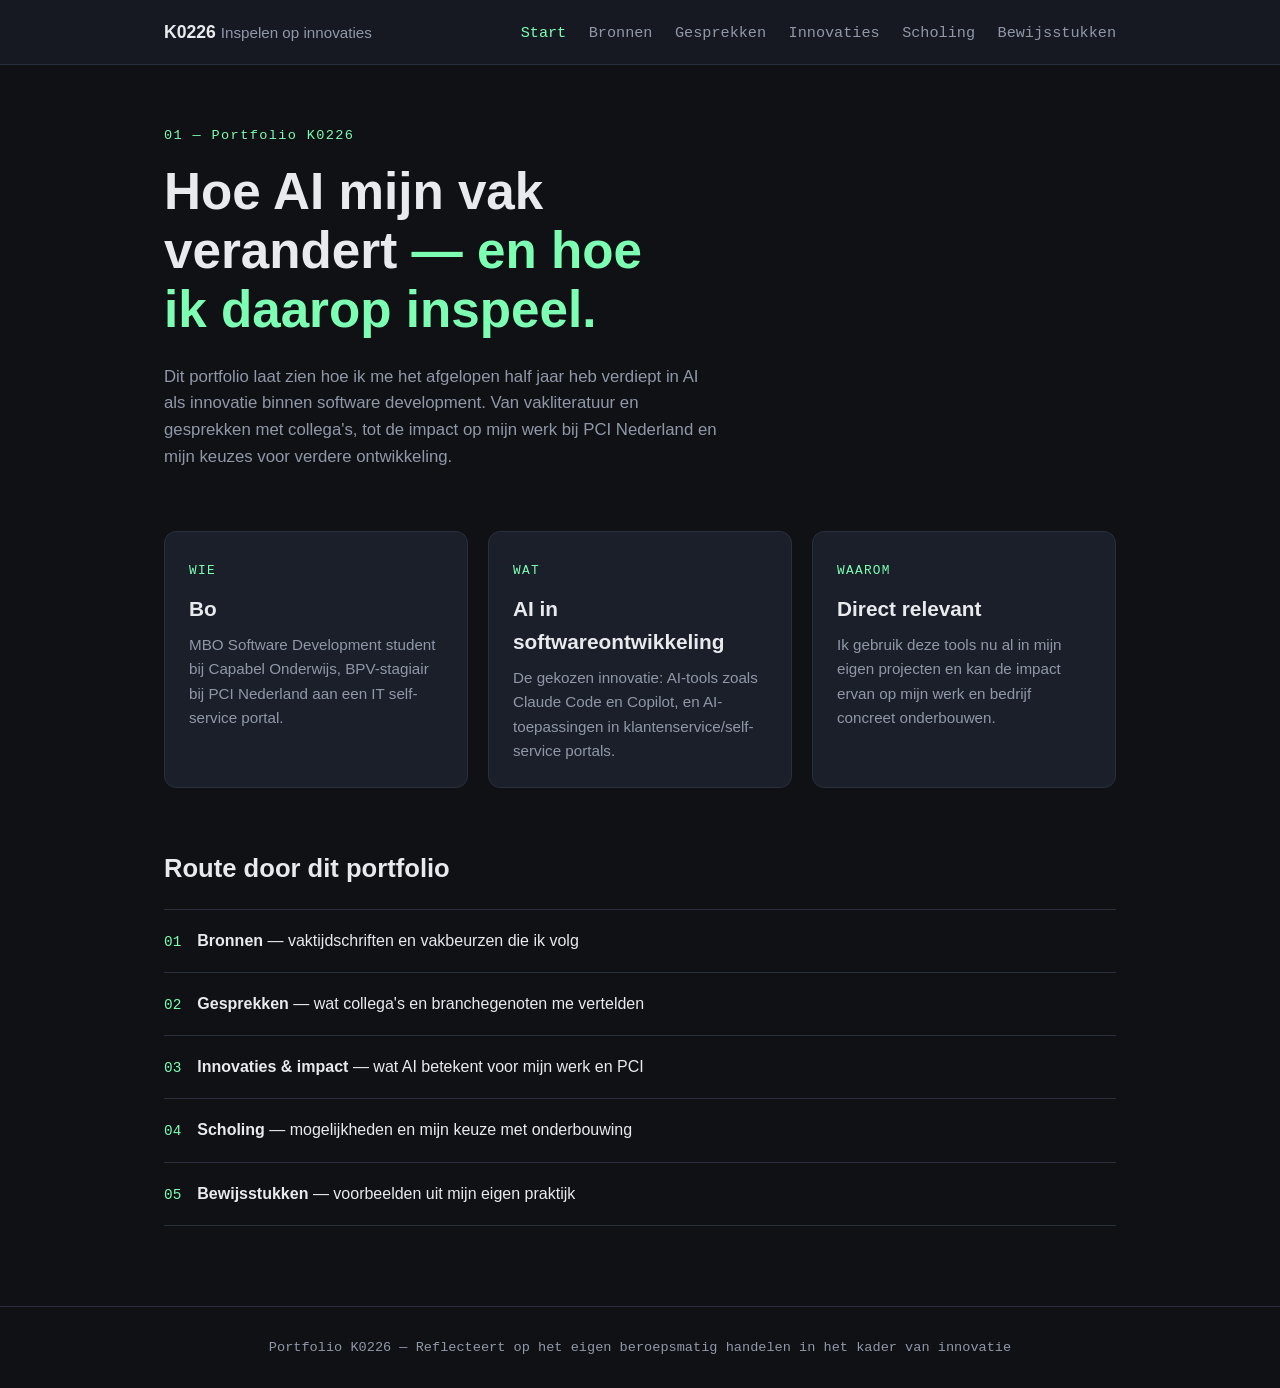
<file: index.html>
<!DOCTYPE html>
<html lang="nl">
<head>
<meta charset="UTF-8">
<meta name="viewport" content="width=device-width, initial-scale=1.0">
<title>Portfolio – Inspelen op innovaties (K0226)</title>
<link rel="stylesheet" href="style.css">
</head>
<body>

<header class="topbar">
  <div class="topbar-inner">
    <span class="logo">K0226 <span class="logo-sub">Inspelen op innovaties</span></span>
    <nav>
      <a href="index.html" class="active">Start</a>
      <a href="bronnen.html">Bronnen</a>
      <a href="gesprekken.html">Gesprekken</a>
      <a href="innovaties.html">Innovaties</a>
      <a href="scholing.html">Scholing</a>
      <a href="bewijs.html">Bewijsstukken</a>
    </nav>
  </div>
</header>

<main>
  <section class="hero">
    <div class="hero-tag">01 — Portfolio K0226</div>
    <h1>Hoe AI mijn vak verandert <span class="accent">— en hoe ik daarop inspeel.</span></h1>
    <p class="hero-lead">
      Dit portfolio laat zien hoe ik me het afgelopen half jaar heb verdiept in AI als innovatie
      binnen software development. Van vakliteratuur en gesprekken met collega's, tot de impact
      op mijn werk bij PCI Nederland en mijn keuzes voor verdere ontwikkeling.
    </p>
  </section>

  <section class="intro-grid">
    <div class="intro-card">
      <span class="intro-num">Wie</span>
      <h2>Bo</h2>
      <p>MBO Software Development student bij Capabel Onderwijs, BPV-stagiair bij PCI Nederland
      aan een IT self-service portal.</p>
    </div>
    <div class="intro-card">
      <span class="intro-num">Wat</span>
      <h2>AI in softwareontwikkeling</h2>
      <p>De gekozen innovatie: AI-tools zoals Claude Code en Copilot, en AI-toepassingen in
      klantenservice/self-service portals.</p>
    </div>
    <div class="intro-card">
      <span class="intro-num">Waarom</span>
      <h2>Direct relevant</h2>
      <p>Ik gebruik deze tools nu al in mijn eigen projecten en kan de impact ervan op mijn
      werk en bedrijf concreet onderbouwen.</p>
    </div>
  </section>

  <section class="route">
    <h2>Route door dit portfolio</h2>
    <ol class="route-list">
      <li><a href="bronnen.html"><strong>Bronnen</strong> — vaktijdschriften en vakbeurzen die ik volg</a></li>
      <li><a href="gesprekken.html"><strong>Gesprekken</strong> — wat collega's en branchegenoten me vertelden</a></li>
      <li><a href="innovaties.html"><strong>Innovaties &amp; impact</strong> — wat AI betekent voor mijn werk en PCI</a></li>
      <li><a href="scholing.html"><strong>Scholing</strong> — mogelijkheden en mijn keuze met onderbouwing</a></li>
      <li><a href="bewijs.html"><strong>Bewijsstukken</strong> — voorbeelden uit mijn eigen praktijk</a></li>
    </ol>
  </section>
</main>

<footer>
  <p>Portfolio K0226 — Reflecteert op het eigen beroepsmatig handelen in het kader van innovatie</p>
</footer>

</body>
</html>
</file>
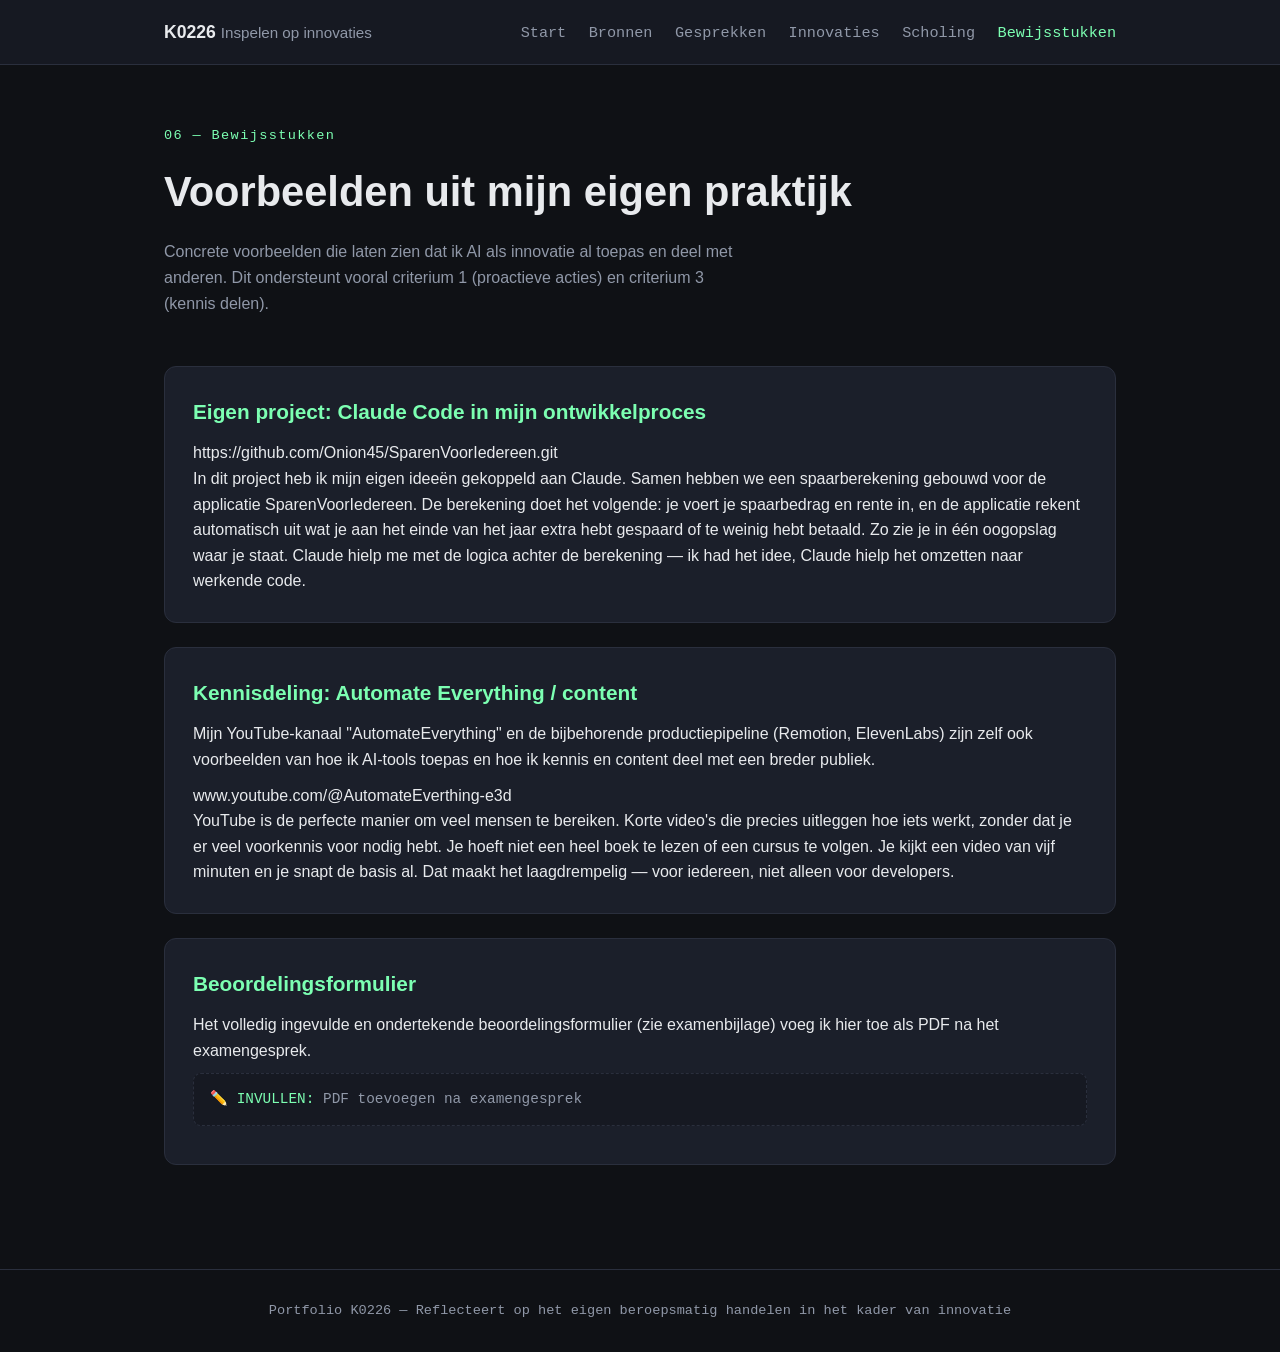
<file: bewijs.html>
<!DOCTYPE html>
<html lang="nl">
<head>
<meta charset="UTF-8">
<meta name="viewport" content="width=device-width, initial-scale=1.0">
<title>Bewijsstukken – Portfolio K0226</title>
<link rel="stylesheet" href="style.css">
</head>
<body>

<header class="topbar">
  <div class="topbar-inner">
    <span class="logo">K0226 <span class="logo-sub">Inspelen op innovaties</span></span>
    <nav>
      <a href="index.html">Start</a>
      <a href="bronnen.html">Bronnen</a>
      <a href="gesprekken.html">Gesprekken</a>
      <a href="innovaties.html">Innovaties</a>
      <a href="scholing.html">Scholing</a>
      <a href="bewijs.html" class="active">Bewijsstukken</a>
    </nav>
  </div>
</header>

<main>
  <div class="page-header">
    <div class="page-tag">06 — Bewijsstukken</div>
    <h1>Voorbeelden uit mijn eigen praktijk</h1>
    <p>
      Concrete voorbeelden die laten zien dat ik AI als innovatie al toepas en deel met anderen.
      Dit ondersteunt vooral criterium 1 (proactieve acties) en criterium 3 (kennis delen).
    </p>
  </div>

  <div class="block">
    <h2>Eigen project: Claude Code in mijn ontwikkelproces</h2>
    <div class>https://github.com/Onion45/SparenVoorIedereen.git</div>
    <div class=>In dit project heb ik mijn eigen ideeën gekoppeld aan Claude. Samen hebben we een spaarberekening gebouwd voor de applicatie SparenVoorIedereen. De berekening doet het volgende: je voert je spaarbedrag en rente in, en de applicatie rekent automatisch uit wat je aan het einde van het jaar extra hebt gespaard of te weinig hebt betaald. Zo zie je in één oogopslag waar je staat. Claude hielp me met de logica achter de berekening — ik had het idee, Claude hielp het omzetten naar werkende code.</div>
  </div>

  <div class="block">
    <h2>Kennisdeling: Automate Everything / content</h2>
    <p>
      Mijn YouTube-kanaal "AutomateEverything" en de bijbehorende productiepipeline (Remotion,
      ElevenLabs) zijn zelf ook voorbeelden van hoe ik AI-tools toepas en hoe ik kennis
      en content deel met een breder publiek.
    </p>
    <div class> 	www.youtube.com/@AutomateEverthing-e3d</div>
    <div class>
    YouTube is de perfecte manier om veel mensen te bereiken. Korte video's die precies uitleggen hoe iets werkt, zonder dat je er veel voorkennis voor nodig hebt. Je hoeft niet een heel boek te lezen of een cursus te volgen. Je kijkt een video van vijf minuten en je snapt de basis al. Dat maakt het laagdrempelig — voor iedereen, niet alleen voor developers.
    </div>
  </div>

  <div class="block">
    <h2>Beoordelingsformulier</h2>
    <p>
      Het volledig ingevulde en ondertekende beoordelingsformulier (zie examenbijlage)
      voeg ik hier toe als PDF na het examengesprek.
    </p>
    <div class="fill">PDF toevoegen na examengesprek</div>
  </div>
</main>

<footer>
  <p>Portfolio K0226 — Reflecteert op het eigen beroepsmatig handelen in het kader van innovatie</p>
</footer>

</body>
</html>
</file>
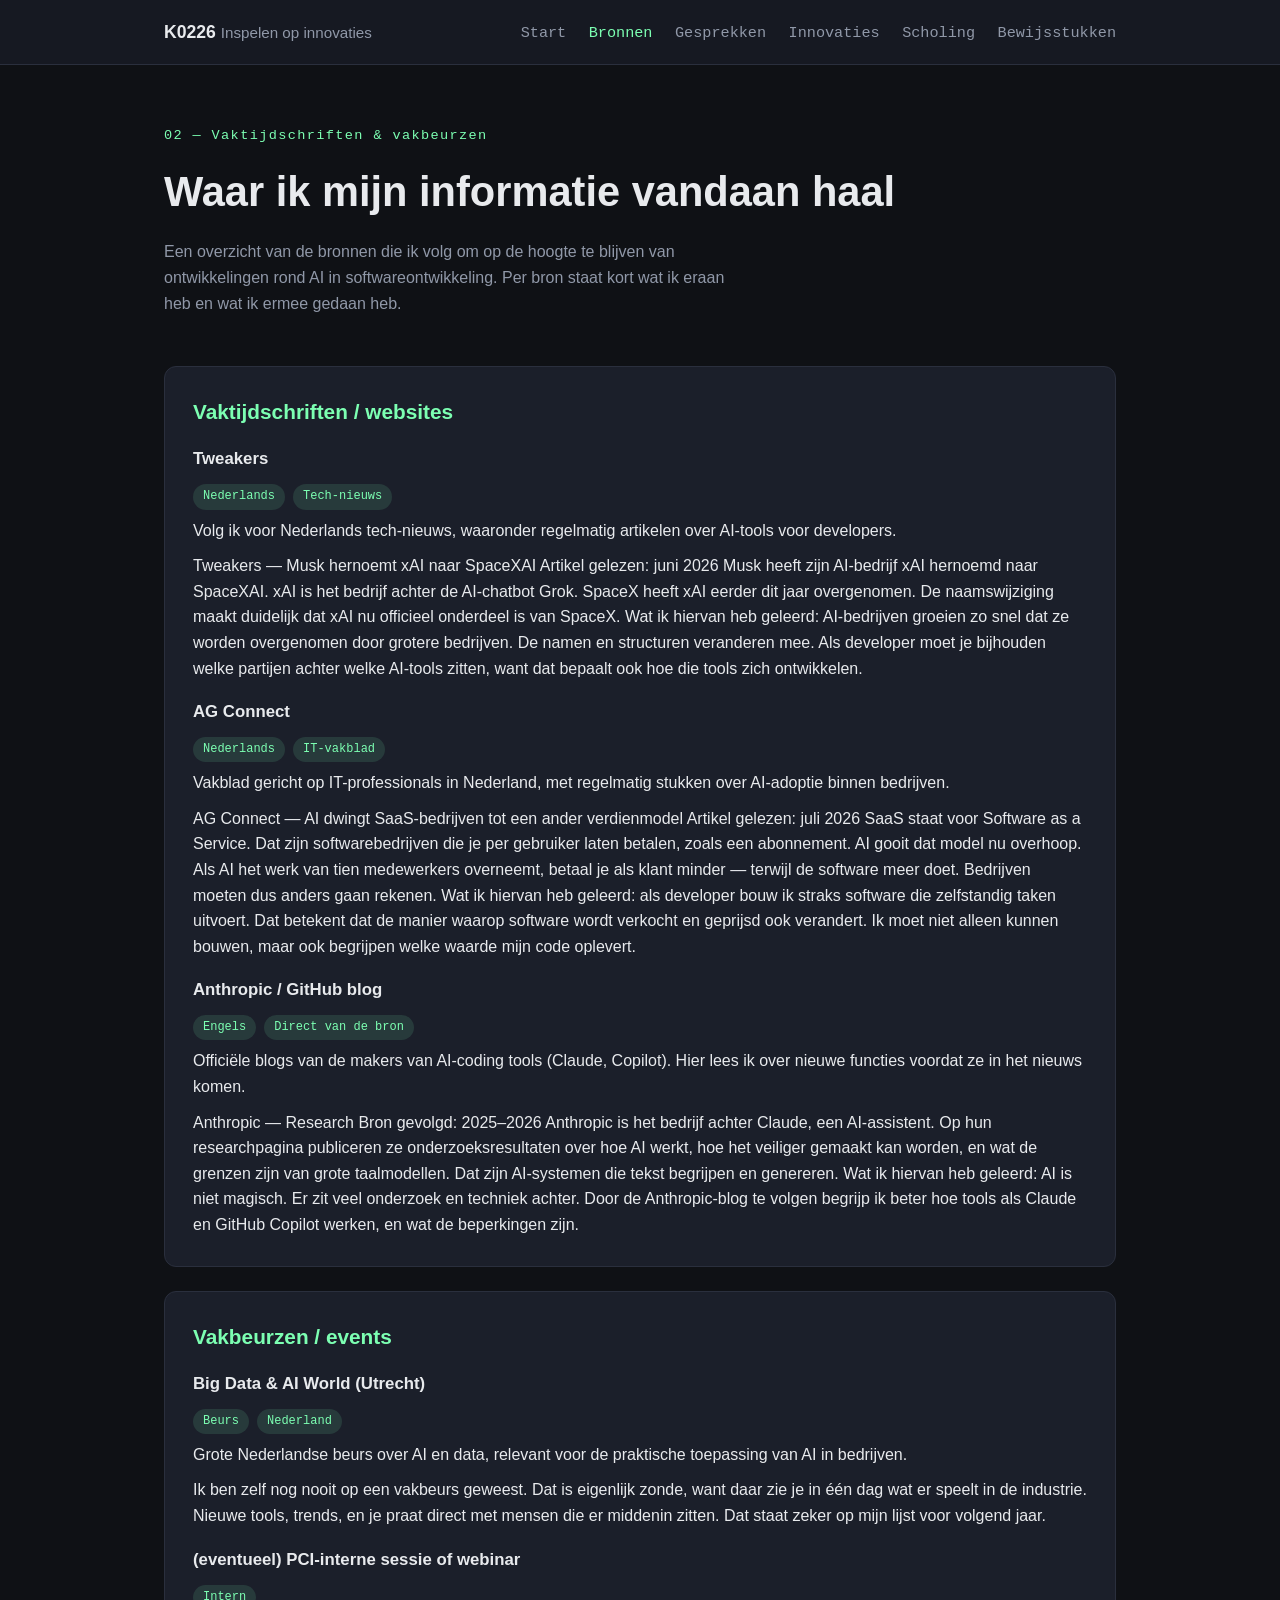
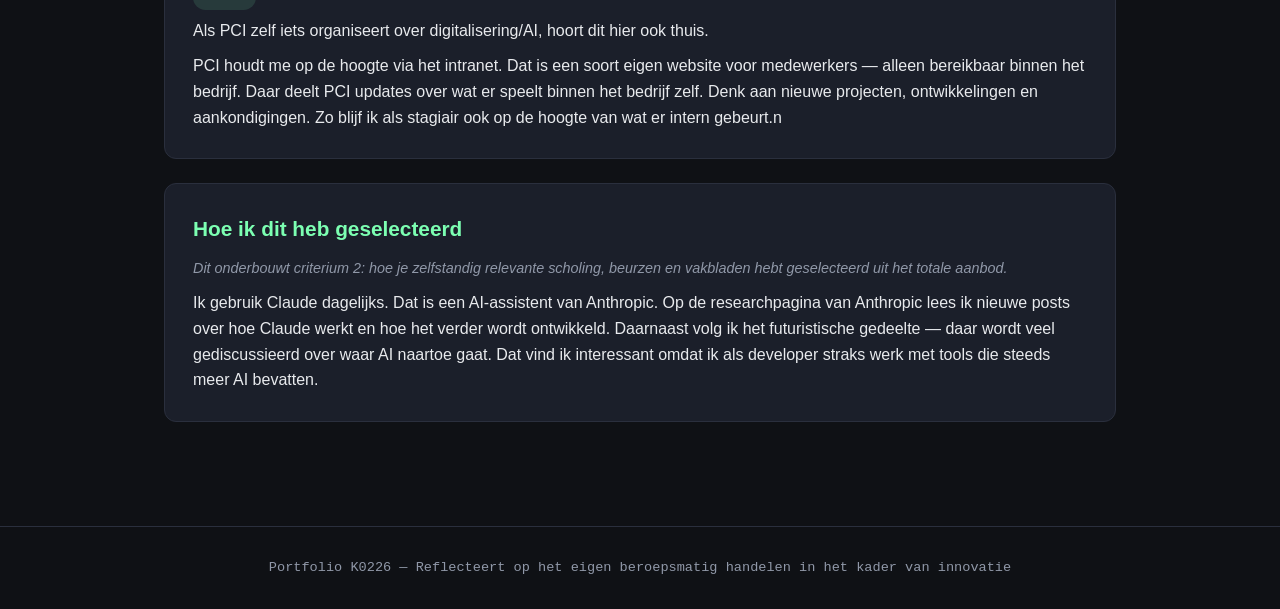
<file: bronnen.html>
<!DOCTYPE html>
<html lang="nl">
<head>
<meta charset="UTF-8">
<meta name="viewport" content="width=device-width, initial-scale=1.0">
<title>Bronnen – Portfolio K0226</title>
<link rel="stylesheet" href="style.css">
</head>
<body>

<header class="topbar">
  <div class="topbar-inner">
    <span class="logo">K0226 <span class="logo-sub">Inspelen op innovaties</span></span>
    <nav>
      <a href="index.html">Start</a>
      <a href="bronnen.html" class="active">Bronnen</a>
      <a href="gesprekken.html">Gesprekken</a>
      <a href="innovaties.html">Innovaties</a>
      <a href="scholing.html">Scholing</a>
      <a href="bewijs.html">Bewijsstukken</a>
    </nav>
  </div>
</header>

<main>
  <div class="page-header">
    <div class="page-tag">02 — Vaktijdschriften &amp; vakbeurzen</div>
    <h1>Waar ik mijn informatie vandaan haal</h1>
    <p>
      Een overzicht van de bronnen die ik volg om op de hoogte te blijven van ontwikkelingen
      rond AI in softwareontwikkeling. Per bron staat kort wat ik eraan heb en wat ik ermee gedaan heb.
    </p>
  </div>

  <div class="block">
    <h2>Vaktijdschriften / websites</h2>

    <h3>Tweakers</h3>
    <span class="tag">Nederlands</span><span class="tag">Tech-nieuws</span>
    <p>Volg ik voor Nederlands tech-nieuws, waaronder regelmatig artikelen over AI-tools voor developers.</p>
    <div class>Tweakers — Musk hernoemt xAI naar SpaceXAI
      Artikel gelezen: juni 2026
      Musk heeft zijn AI-bedrijf xAI hernoemd naar SpaceXAI. xAI is het bedrijf achter de AI-chatbot Grok. 
      SpaceX heeft xAI eerder dit jaar overgenomen.
      De naamswijziging maakt duidelijk dat xAI nu officieel onderdeel is van SpaceX.
      Wat ik hiervan heb geleerd: AI-bedrijven groeien zo snel dat ze worden overgenomen door grotere bedrijven.
      De namen en structuren veranderen mee. Als developer moet je bijhouden welke partijen achter welke AI-tools zitten, want dat bepaalt ook hoe die tools zich ontwikkelen.</div>

    <h3>AG Connect</h3>
    <span class="tag">Nederlands</span><span class="tag">IT-vakblad</span>
    <p>Vakblad gericht op IT-professionals in Nederland, met regelmatig stukken over AI-adoptie binnen bedrijven.</p>
    <div class>AG Connect — AI dwingt SaaS-bedrijven tot een ander verdienmodel  
     Artikel gelezen: juli 2026
     SaaS staat voor Software as a Service. Dat zijn softwarebedrijven die je per gebruiker laten betalen, zoals een abonnement.
     AI gooit dat model nu overhoop. Als AI het werk van tien medewerkers overneemt, betaal je als klant minder — terwijl de software meer doet. Bedrijven moeten dus anders gaan rekenen.
     Wat ik hiervan heb geleerd: als developer bouw ik straks software die zelfstandig taken uitvoert. 
     Dat betekent dat de manier waarop software wordt verkocht en geprijsd ook verandert. Ik moet niet alleen kunnen bouwen, maar ook begrijpen welke waarde mijn code oplevert.</div>

    <h3>Anthropic / GitHub blog</h3>
    <span class="tag">Engels</span><span class="tag">Direct van de bron</span>
    <p>Officiële blogs van de makers van AI-coding tools (Claude, Copilot). Hier lees ik over nieuwe functies
    voordat ze in het nieuws komen.</p>
    <div class>Anthropic — Research
    Bron gevolgd: 2025–2026
    Anthropic is het bedrijf achter Claude, een AI-assistent. Op hun researchpagina publiceren ze onderzoeksresultaten over hoe AI werkt, hoe het veiliger gemaakt kan worden, en wat de grenzen zijn van grote taalmodellen. 
    Dat zijn AI-systemen die tekst begrijpen en genereren.
    Wat ik hiervan heb geleerd: AI is niet magisch. Er zit veel onderzoek en techniek achter. Door de Anthropic-blog te volgen begrijp ik beter hoe tools als Claude en GitHub Copilot werken, en wat de beperkingen zijn.</div>

  </div>

  <div class="block">
    <h2>Vakbeurzen / events</h2>

    <h3>Big Data &amp; AI World (Utrecht)</h3>
    <span class="tag">Beurs</span><span class="tag">Nederland</span>
    <p>Grote Nederlandse beurs over AI en data, relevant voor de praktische toepassing van AI in bedrijven.</p>
    <div class>Ik ben zelf nog nooit op een vakbeurs geweest. Dat is eigenlijk zonde, want daar zie je in één dag wat er speelt in de industrie. Nieuwe tools, trends, en je praat direct met mensen die er middenin zitten. Dat staat zeker op mijn lijst voor volgend jaar. </div>

    <h3>(eventueel) PCI-interne sessie of webinar</h3>
    <span class="tag">Intern</span>
    <p>Als PCI zelf iets organiseert over digitalisering/AI, hoort dit hier ook thuis.</p>
    <div class>PCI houdt me op de hoogte via het intranet. Dat is een soort eigen website voor medewerkers — alleen bereikbaar binnen het bedrijf. Daar deelt PCI updates over wat er speelt binnen het bedrijf zelf. Denk aan nieuwe projecten, ontwikkelingen en aankondigingen. Zo blijf ik als stagiair ook op de hoogte van wat er intern gebeurt.n</div>
  </div>

  <div class="block">
    <h2>Hoe ik dit heb geselecteerd</h2>
    <p class="note">
      Dit onderbouwt criterium 2: hoe je zelfstandig relevante scholing, beurzen en vakbladen
      hebt geselecteerd uit het totale aanbod.
    </p>
    <div class>
    Ik gebruik Claude dagelijks. Dat is een AI-assistent van Anthropic. Op de researchpagina van Anthropic lees ik nieuwe posts over hoe Claude werkt en hoe het verder wordt ontwikkeld. Daarnaast volg ik het futuristische gedeelte — daar wordt veel gediscussieerd over waar AI naartoe gaat. Dat vind ik interessant omdat ik als developer straks werk met tools die steeds meer AI bevatten.
    </div>
  </div>
</main>

<footer>
  <p>Portfolio K0226 — Reflecteert op het eigen beroepsmatig handelen in het kader van innovatie</p>
</footer>

</body>
</html>
</file>
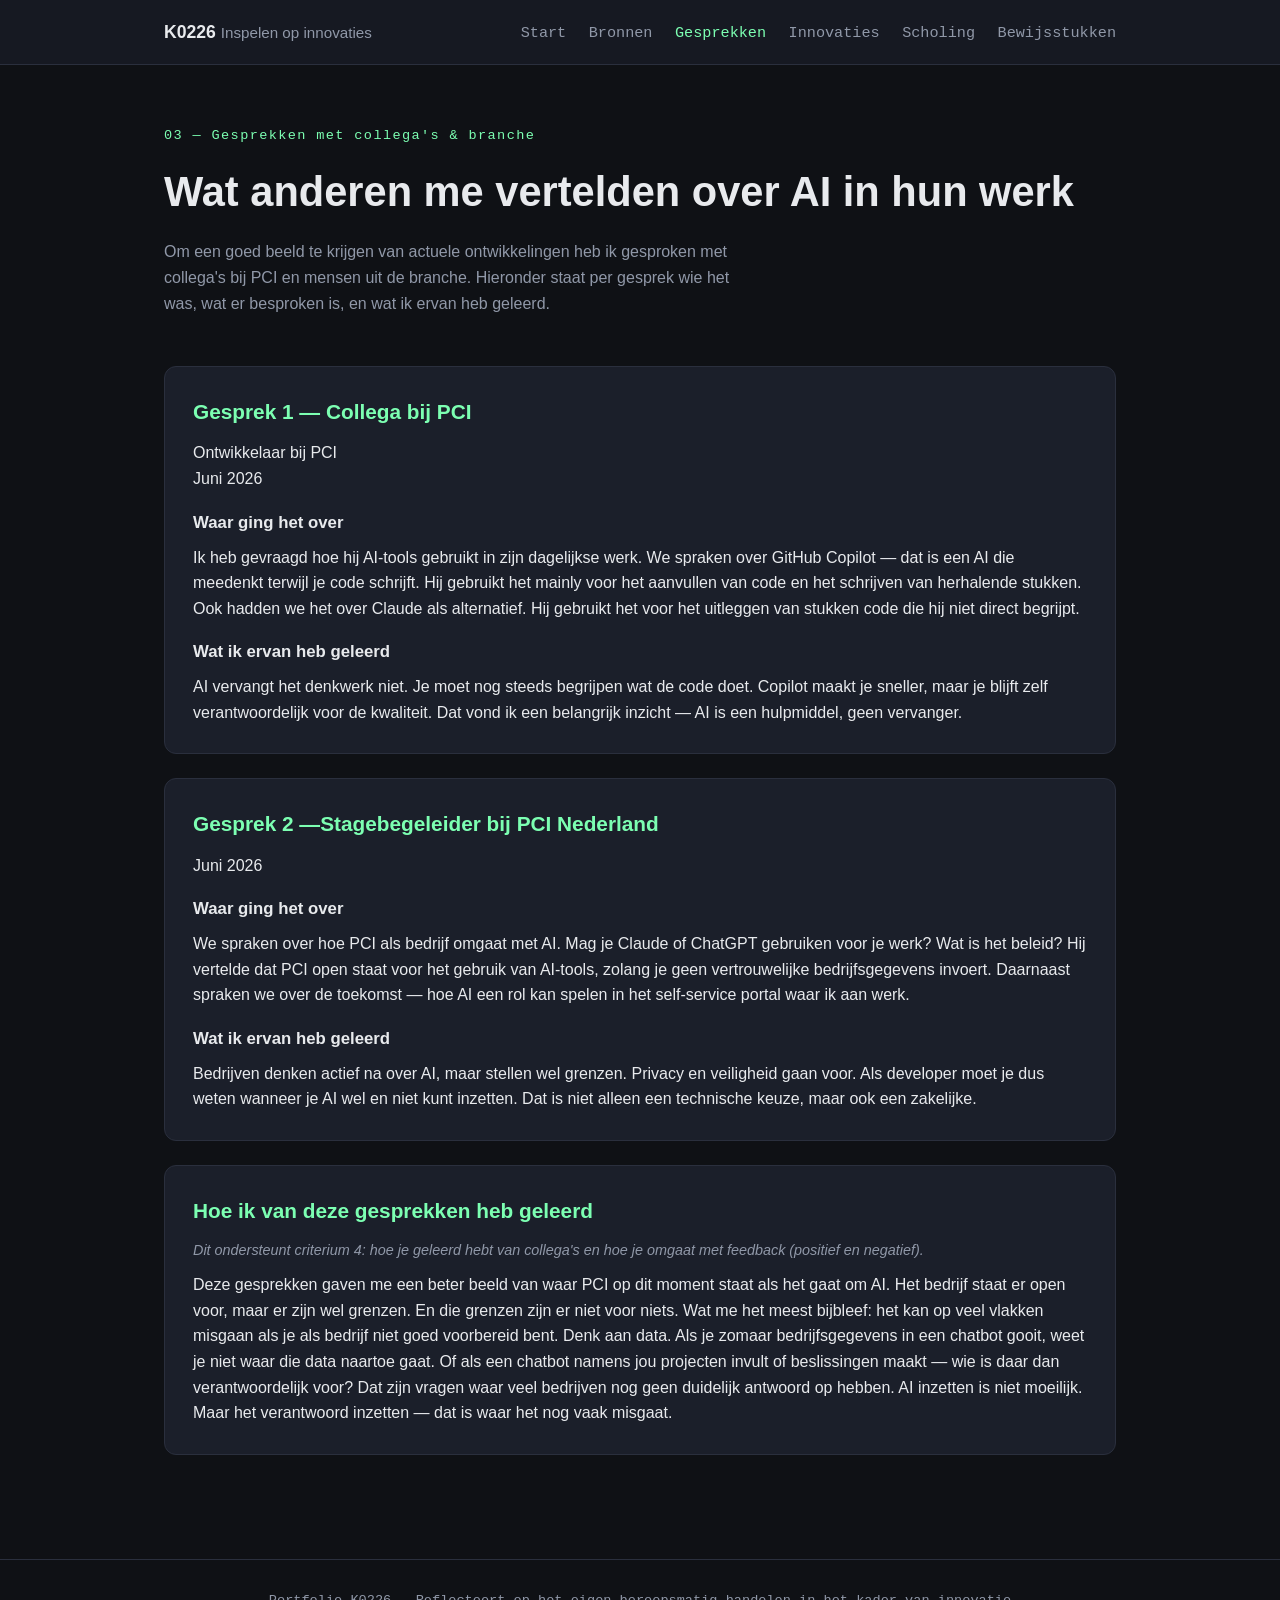
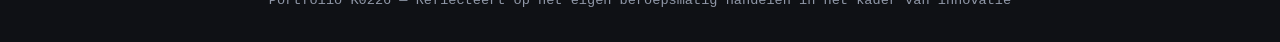
<file: gesprekken.html>
<!DOCTYPE html>
<html lang="nl">
<head>
<meta charset="UTF-8">
<meta name="viewport" content="width=device-width, initial-scale=1.0">
<title>Gesprekken – Portfolio K0226</title>
<link rel="stylesheet" href="style.css">
</head>
<body>

<header class="topbar">
  <div class="topbar-inner">
    <span class="logo">K0226 <span class="logo-sub">Inspelen op innovaties</span></span>
    <nav>
      <a href="index.html">Start</a>
      <a href="bronnen.html">Bronnen</a>
      <a href="gesprekken.html" class="active">Gesprekken</a>
      <a href="innovaties.html">Innovaties</a>
      <a href="scholing.html">Scholing</a>
      <a href="bewijs.html">Bewijsstukken</a>
    </nav>
  </div>
</header>

<main>
  <div class="page-header">
    <div class="page-tag">03 — Gesprekken met collega's &amp; branche</div>
    <h1>Wat anderen me vertelden over AI in hun werk</h1>
    <p>
      Om een goed beeld te krijgen van actuele ontwikkelingen heb ik gesproken met collega's
      bij PCI en mensen uit de branche. Hieronder staat per gesprek wie het was, wat er besproken
      is, en wat ik ervan heb geleerd.
    </p>
  </div>

  <div class="block">
    <h2>Gesprek 1 — Collega bij PCI</h2>
    <div class>Ontwikkelaar bij PCI</div>
    <div class>Juni 2026</div>
    <h3>Waar ging het over</h3>
    <div class>
    Ik heb gevraagd hoe hij AI-tools gebruikt in zijn dagelijkse werk. We spraken over GitHub Copilot — dat is een AI die meedenkt terwijl je code schrijft. Hij gebruikt het mainly voor het aanvullen van code en het schrijven van herhalende stukken. Ook hadden we het over Claude als alternatief. Hij gebruikt het voor het uitleggen van stukken code die hij niet direct begrijpt.
    </div>
    <h3>Wat ik ervan heb geleerd</h3>
    <div class>AI vervangt het denkwerk niet. Je moet nog steeds begrijpen wat de code doet. Copilot maakt je sneller, maar je blijft zelf verantwoordelijk voor de kwaliteit. Dat vond ik een belangrijk inzicht — AI is een hulpmiddel, geen vervanger.</div>
  </div>

  <div class="block">
    <h2>Gesprek 2 —Stagebegeleider bij PCI Nederland</h2>
    <div class>Juni 2026</div>
    <h3>Waar ging het over</h3>
    <div class>
     We spraken over hoe PCI als bedrijf omgaat met AI. Mag je Claude of ChatGPT gebruiken voor je werk? Wat is het beleid? Hij vertelde dat PCI open staat voor het gebruik van AI-tools, zolang je geen vertrouwelijke bedrijfsgegevens invoert. Daarnaast spraken we over de toekomst — hoe AI een rol kan spelen in het self-service portal waar ik aan werk.
    </div>
    <h3>Wat ik ervan heb geleerd</h3>
    <div class>Bedrijven denken actief na over AI, maar stellen wel grenzen. Privacy en veiligheid gaan voor. Als developer moet je dus weten wanneer je AI wel en niet kunt inzetten. Dat is niet alleen een technische keuze, maar ook een zakelijke.</div>
  </div>


  <div class="block">
    <h2>Hoe ik van deze gesprekken heb geleerd</h2>
    <p class="note">
      Dit ondersteunt criterium 4: hoe je geleerd hebt van collega's en hoe je omgaat met
      feedback (positief en negatief).
    </p>
    <div class>
     Deze gesprekken gaven me een beter beeld van waar PCI op dit moment staat als het gaat om AI. Het bedrijf staat er open voor, maar er zijn wel grenzen. En die grenzen zijn er niet voor niets.
     Wat me het meest bijbleef: het kan op veel vlakken misgaan als je als bedrijf niet goed voorbereid bent. 
     Denk aan data. Als je zomaar bedrijfsgegevens in een chatbot gooit, weet je niet waar die data naartoe gaat. Of als een chatbot namens jou projecten invult of beslissingen maakt — wie is daar dan verantwoordelijk voor? Dat zijn vragen waar veel bedrijven nog geen duidelijk antwoord op hebben.
     AI inzetten is niet moeilijk. Maar het verantwoord inzetten — dat is waar het nog vaak misgaat.
    </div>
  </div>
</main>

<footer>
  <p>Portfolio K0226 — Reflecteert op het eigen beroepsmatig handelen in het kader van innovatie</p>
</footer>

</body>
</html>
</file>
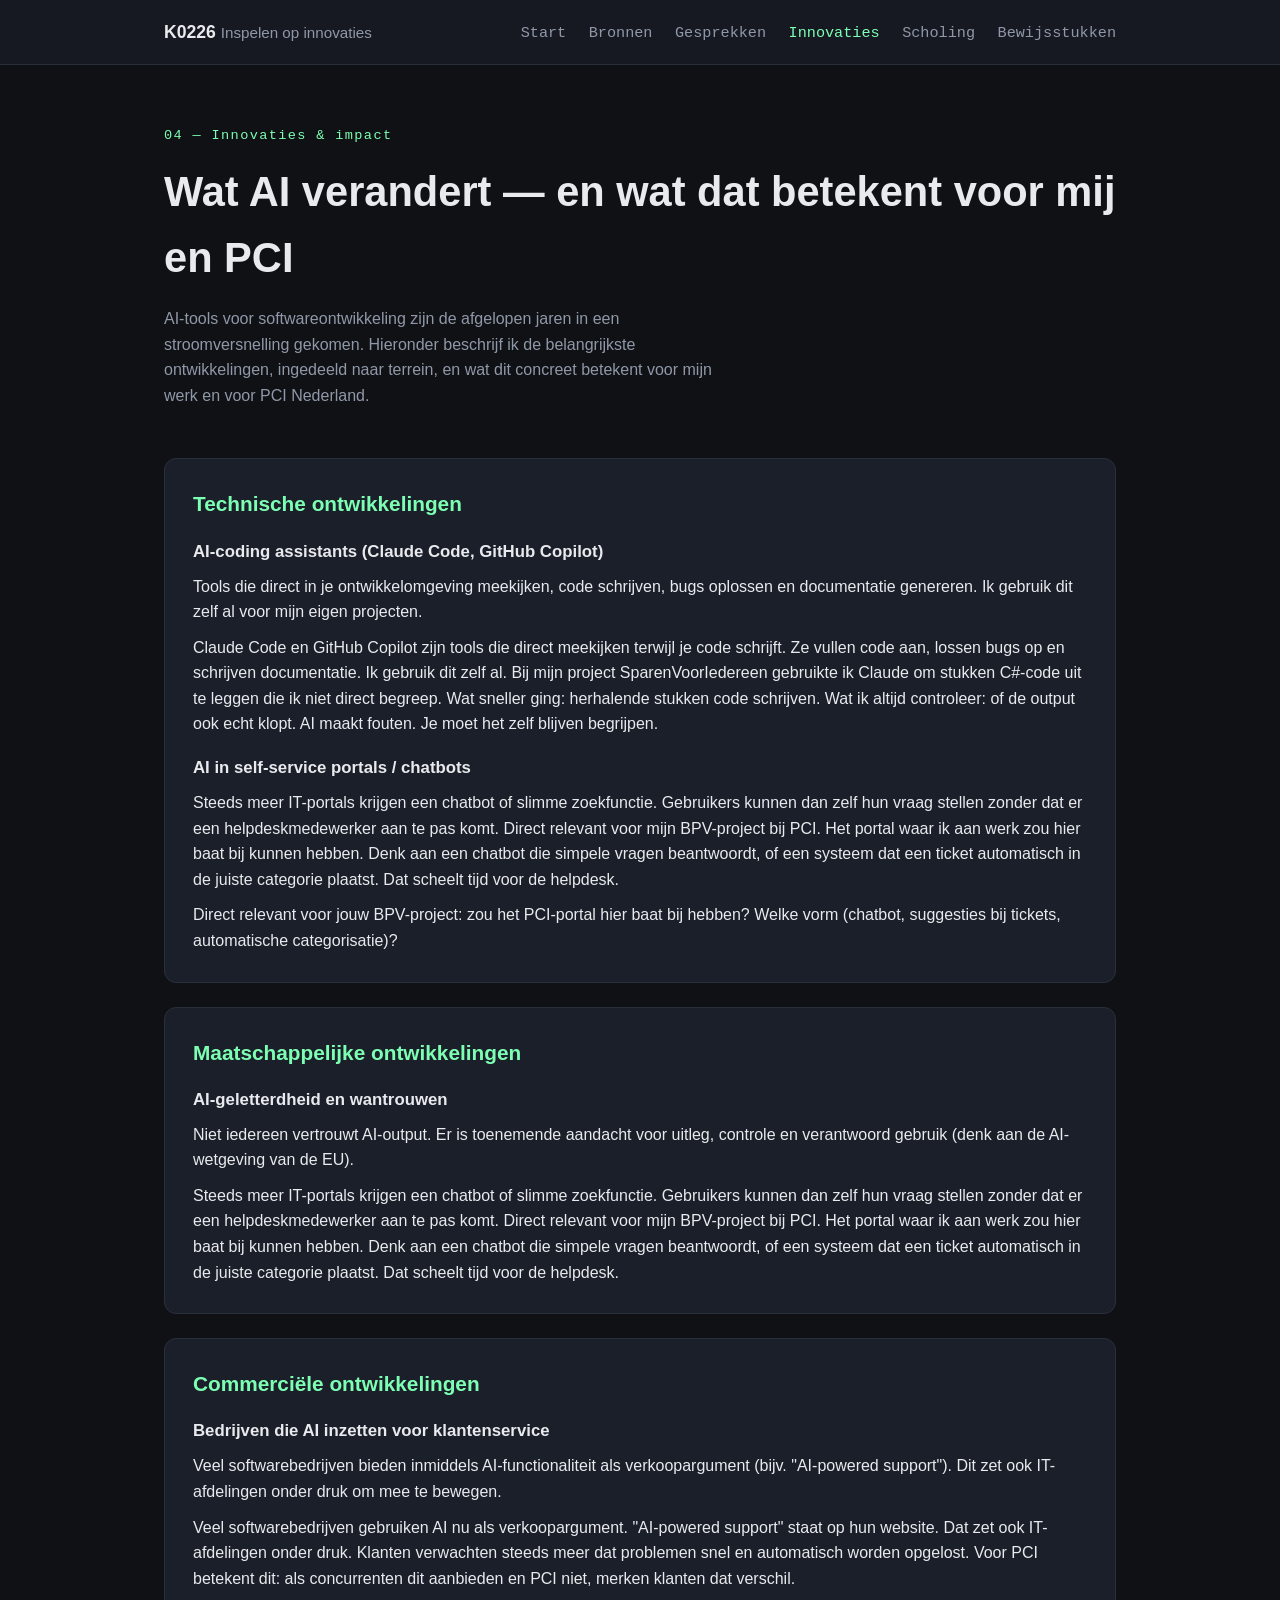
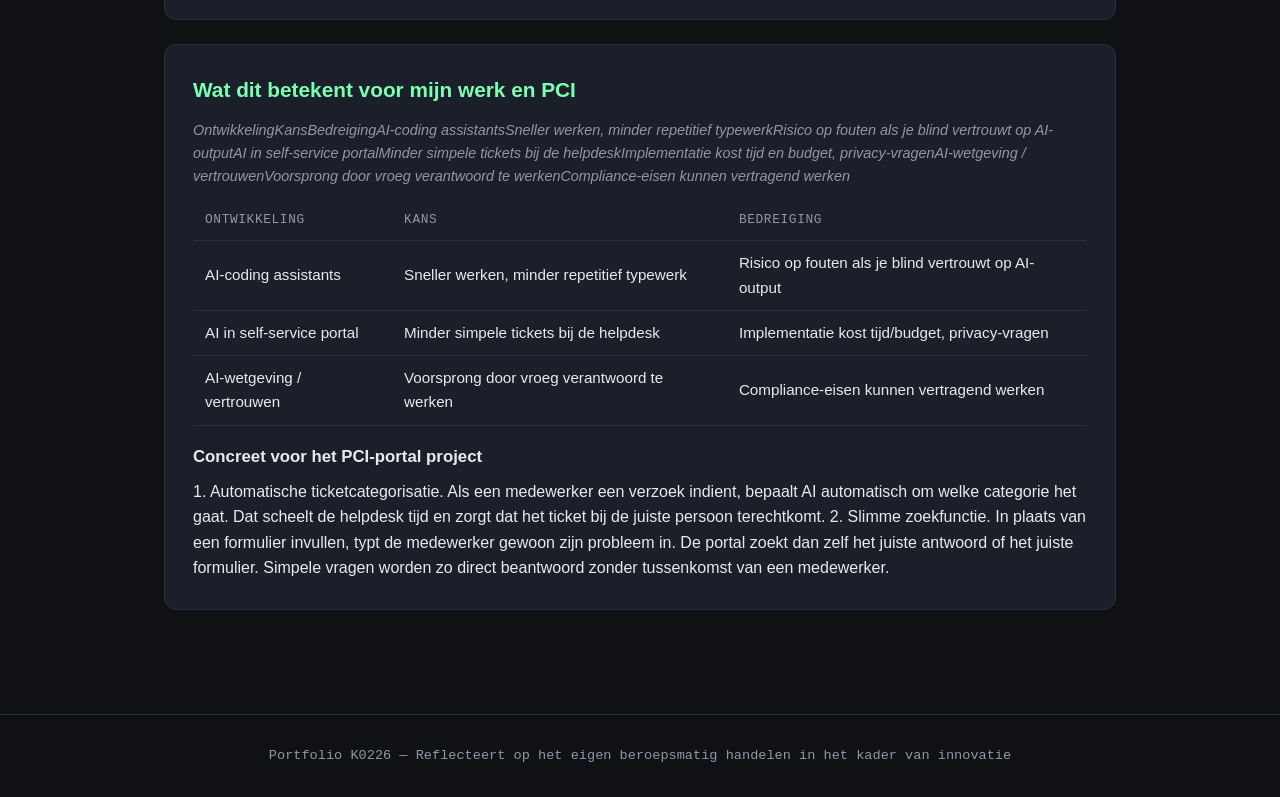
<file: innovaties.html>
<!DOCTYPE html>
<html lang="nl">
<head>
<meta charset="UTF-8">
<meta name="viewport" content="width=device-width, initial-scale=1.0">
<title>Innovaties &amp; impact – Portfolio K0226</title>
<link rel="stylesheet" href="style.css">
</head>
<body>

<header class="topbar">
  <div class="topbar-inner">
    <span class="logo">K0226 <span class="logo-sub">Inspelen op innovaties</span></span>
    <nav>
      <a href="index.html">Start</a>
      <a href="bronnen.html">Bronnen</a>
      <a href="gesprekken.html">Gesprekken</a>
      <a href="innovaties.html" class="active">Innovaties</a>
      <a href="scholing.html">Scholing</a>
      <a href="bewijs.html">Bewijsstukken</a>
    </nav>
  </div>
</header>

<main>
  <div class="page-header">
    <div class="page-tag">04 — Innovaties &amp; impact</div>
    <h1>Wat AI verandert — en wat dat betekent voor mij en PCI</h1>
    <p>
      AI-tools voor softwareontwikkeling zijn de afgelopen jaren in een stroomversnelling gekomen.
      Hieronder beschrijf ik de belangrijkste ontwikkelingen, ingedeeld naar terrein, en wat dit
      concreet betekent voor mijn werk en voor PCI Nederland.
    </p>
  </div>

  <div class="block">
    <h2>Technische ontwikkelingen</h2>
    <h3>AI-coding assistants (Claude Code, GitHub Copilot)</h3>
    <p>
      Tools die direct in je ontwikkelomgeving meekijken, code schrijven, bugs oplossen en
      documentatie genereren. Ik gebruik dit zelf al voor mijn eigen projecten.
    </p>
    <div class>
     Claude Code en GitHub Copilot zijn tools die direct meekijken terwijl je code schrijft. Ze vullen code aan, lossen bugs op en schrijven documentatie. Ik gebruik dit zelf al. 
     Bij mijn project SparenVoorIedereen gebruikte ik Claude om stukken C#-code uit te leggen die ik niet direct begreep. Wat sneller ging: herhalende stukken code schrijven. Wat ik altijd controleer: of de output ook echt klopt. 
     AI maakt fouten. Je moet het zelf blijven begrijpen.
    </div>

    <h3>AI in self-service portals / chatbots</h3>
    <p>
      Steeds meer IT-portals krijgen een chatbot of slimme zoekfunctie. Gebruikers kunnen dan zelf hun vraag stellen zonder dat er een helpdeskmedewerker aan te pas komt.
      Direct relevant voor mijn BPV-project bij PCI. Het portal waar ik aan werk zou hier baat bij kunnen hebben.
      Denk aan een chatbot die simpele vragen beantwoordt, of een systeem dat een ticket automatisch in de juiste categorie plaatst. Dat scheelt tijd voor de helpdesk.
    </p>
    <div class>
      Direct relevant voor jouw BPV-project: zou het PCI-portal hier baat bij hebben? Welke
      vorm (chatbot, suggesties bij tickets, automatische categorisatie)?
    </div>
  </div>

  <div class="block">
    <h2>Maatschappelijke ontwikkelingen</h2>
    <h3>AI-geletterdheid en wantrouwen</h3>
    <p>
      Niet iedereen vertrouwt AI-output. Er is toenemende aandacht voor uitleg, controle en
      verantwoord gebruik (denk aan de AI-wetgeving van de EU).
    </p>
    <div class>
     Steeds meer IT-portals krijgen een chatbot of slimme zoekfunctie. Gebruikers kunnen dan zelf hun vraag stellen zonder dat er een helpdeskmedewerker aan te pas komt.
     Direct relevant voor mijn BPV-project bij PCI. Het portal waar ik aan werk zou hier baat bij kunnen hebben. Denk aan een chatbot die simpele vragen beantwoordt, of een systeem dat een ticket automatisch in de juiste categorie plaatst. Dat scheelt tijd voor de helpdesk.
    </div>
  </div>

  <div class="block">
    <h2>Commerciële ontwikkelingen</h2>
    <h3>Bedrijven die AI inzetten voor klantenservice</h3>
    <p>
      Veel softwarebedrijven bieden inmiddels AI-functionaliteit als verkoopargument
      (bijv. "AI-powered support"). Dit zet ook IT-afdelingen onder druk om mee te bewegen.
    </p>
    <div class>
     Veel softwarebedrijven gebruiken AI nu als verkoopargument. "AI-powered support" staat op hun website. Dat zet ook IT-afdelingen onder druk. Klanten verwachten steeds meer dat problemen snel en automatisch worden opgelost. Voor PCI betekent dit: als concurrenten dit aanbieden en PCI niet, merken klanten dat verschil.
    </div>
  </div>

  <div class="block">
    <h2>Wat dit betekent voor mijn werk en PCI</h2>
    <p class="note">
      OntwikkelingKansBedreigingAI-coding assistantsSneller werken, minder repetitief typewerkRisico op fouten als je blind vertrouwt op AI-outputAI in self-service portalMinder simpele tickets bij de helpdeskImplementatie kost tijd en budget, privacy-vragenAI-wetgeving / vertrouwenVoorsprong door vroeg verantwoord te werkenCompliance-eisen kunnen vertragend werken
    </p>

    <table>
      <tr><th>Ontwikkeling</th><th>Kans</th><th>Bedreiging</th></tr>
      <tr>
        <td>AI-coding assistants</td>
        <td class style="margin:0">Sneller werken, minder repetitief typewerk</td>
        <td class style="margin:0">Risico op fouten als je blind vertrouwt op AI-output</td>
      </tr>
      <tr>
        <td>AI in self-service portal</td>
        <td class style="margin:0">Minder simpele tickets bij de helpdesk</td>
        <td class style="margin:0">Implementatie kost tijd/budget, privacy-vragen</td>
      </tr>
      <tr>
        <td>AI-wetgeving / vertrouwen</td>
        <td class style="margin:0">Voorsprong door vroeg verantwoord te werken</td>
        <td class style="margin:0">Compliance-eisen kunnen vertragend werken</td>
      </tr>
    </table>

    <h3>Concreet voor het PCI-portal project</h3>
    <div class>
     1. Automatische ticketcategorisatie. Als een medewerker een verzoek indient, bepaalt AI automatisch om welke categorie het gaat. Dat scheelt de helpdesk tijd en zorgt dat het ticket bij de juiste persoon terechtkomt.
     2. Slimme zoekfunctie. In plaats van een formulier invullen, typt de medewerker gewoon zijn probleem in. De portal zoekt dan zelf het juiste antwoord of het juiste formulier. Simpele vragen worden zo direct beantwoord zonder tussenkomst van een medewerker.
    </div>
  </div>
</main>

<footer>
  <p>Portfolio K0226 — Reflecteert op het eigen beroepsmatig handelen in het kader van innovatie</p>
</footer>

</body>
</html>
</file>
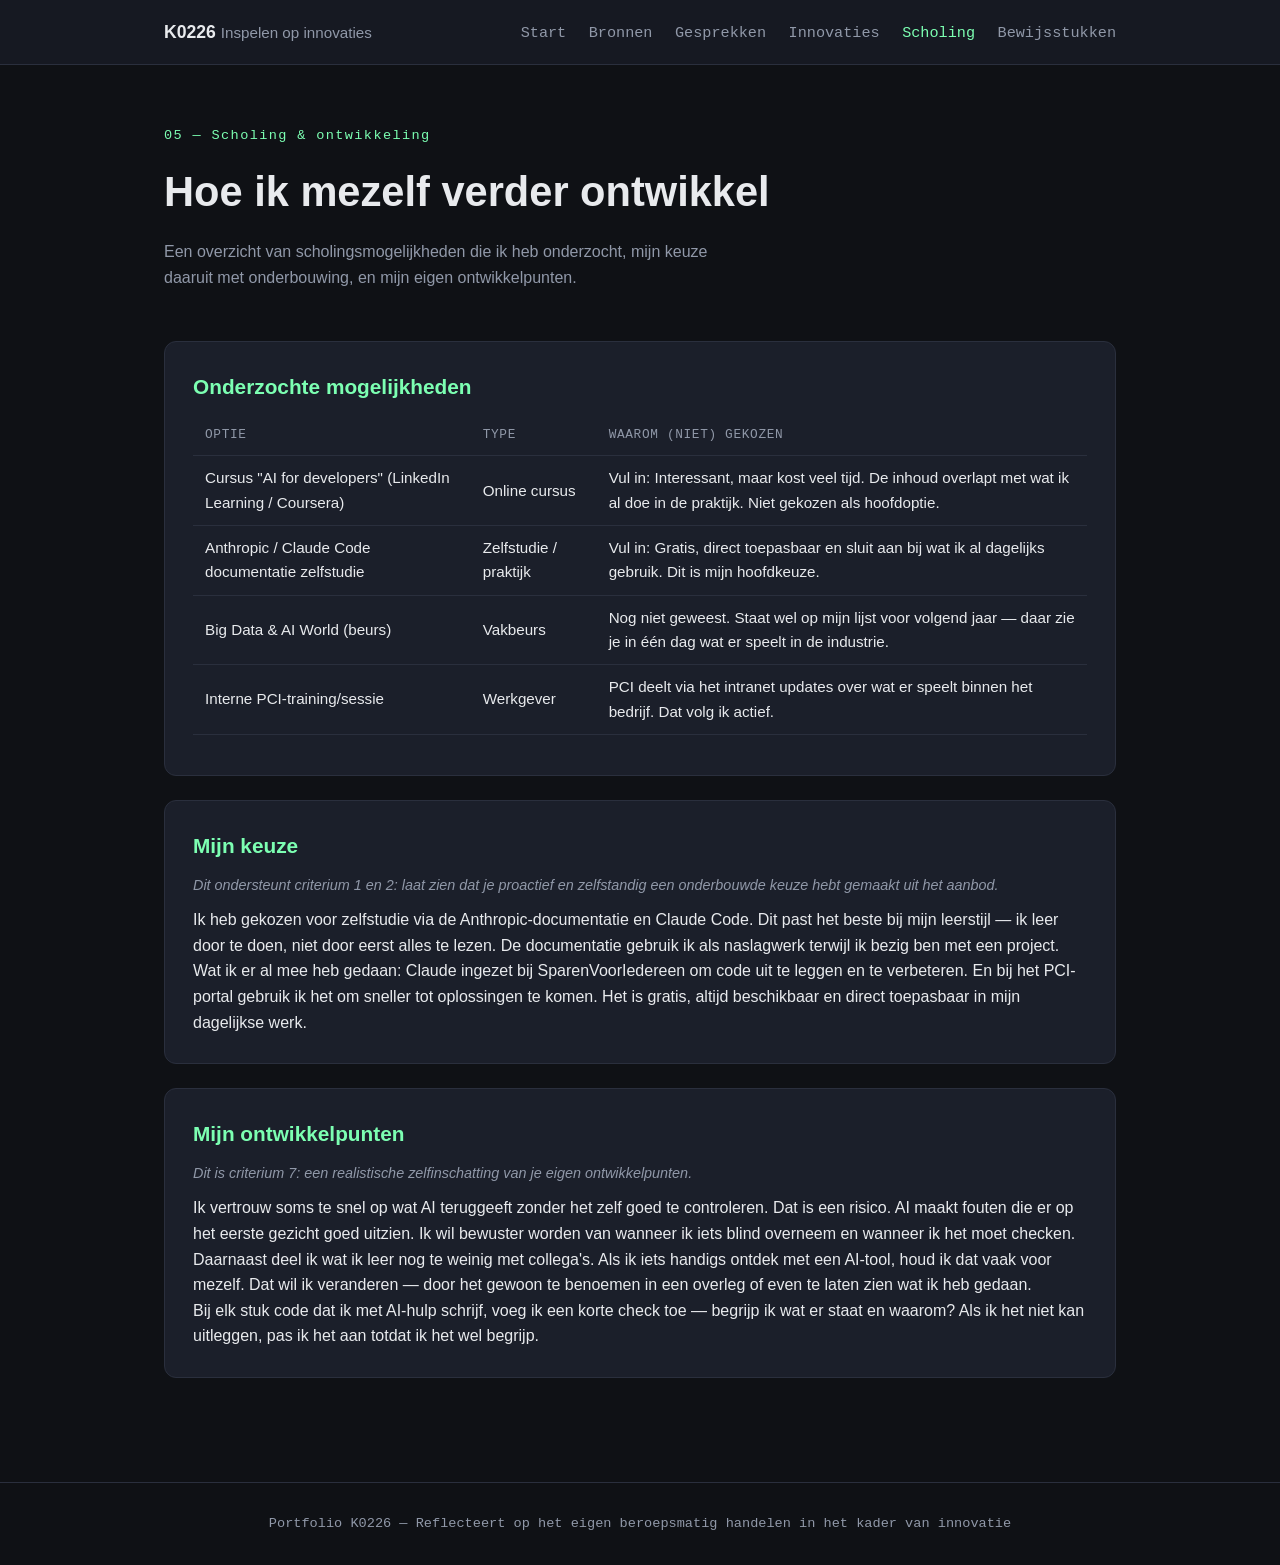
<file: scholing.html>
<!DOCTYPE html>
<html lang="nl">
<head>
<meta charset="UTF-8">
<meta name="viewport" content="width=device-width, initial-scale=1.0">
<title>Scholing – Portfolio K0226</title>
<link rel="stylesheet" href="style.css">
</head>
<body>

<header class="topbar">
  <div class="topbar-inner">
    <span class="logo">K0226 <span class="logo-sub">Inspelen op innovaties</span></span>
    <nav>
      <a href="index.html">Start</a>
      <a href="bronnen.html">Bronnen</a>
      <a href="gesprekken.html">Gesprekken</a>
      <a href="innovaties.html">Innovaties</a>
      <a href="scholing.html" class="active">Scholing</a>
      <a href="bewijs.html">Bewijsstukken</a>
    </nav>
  </div>
</header>

<main>
  <div class="page-header">
    <div class="page-tag">05 — Scholing &amp; ontwikkeling</div>
    <h1>Hoe ik mezelf verder ontwikkel</h1>
    <p>
      Een overzicht van scholingsmogelijkheden die ik heb onderzocht, mijn keuze daaruit met
      onderbouwing, en mijn eigen ontwikkelpunten.
    </p>
  </div>

  <div class="block">
    <h2>Onderzochte mogelijkheden</h2>
    <table>
      <tr><th>Optie</th><th>Type</th><th>Waarom (niet) gekozen</th></tr>
      <tr>
        <td>Cursus "AI for developers" (LinkedIn Learning / Coursera)</td>
        <td>Online cursus</td>
        <td class style="margin:0">Vul in: Interessant, maar kost veel tijd. De inhoud overlapt met wat ik al doe in de praktijk. Niet gekozen als hoofdoptie.</td>
      </tr>
      <tr>
        <td>Anthropic / Claude Code documentatie zelfstudie</td>
        <td>Zelfstudie / praktijk</td>
        <td class style="margin:0">Vul in: Gratis, direct toepasbaar en sluit aan bij wat ik al dagelijks gebruik. Dit is mijn hoofdkeuze.</td>
      </tr>
      <tr>
        <td>Big Data &amp; AI World (beurs)</td>
        <td>Vakbeurs</td>
        <td class style="margin:0">Nog niet geweest. Staat wel op mijn lijst voor volgend jaar — daar zie je in één dag wat er speelt in de industrie.</td>
      </tr>
      <tr>
        <td>Interne PCI-training/sessie</td>
        <td>Werkgever</td>
        <td class style="margin:0">PCI deelt via het intranet updates over wat er speelt binnen het bedrijf. Dat volg ik actief.</td>
      </tr>
    </table>
  </div>

  <div class="block">
    <h2>Mijn keuze</h2>
    <p class="note">
      Dit ondersteunt criterium 1 en 2: laat zien dat je proactief en zelfstandig een
      onderbouwde keuze hebt gemaakt uit het aanbod.
    </p>
    <div class>
     Ik heb gekozen voor zelfstudie via de Anthropic-documentatie en Claude Code. Dit past het beste bij mijn leerstijl — ik leer door te doen, niet door eerst alles te lezen. De documentatie gebruik ik als naslagwerk terwijl ik bezig ben met een project. 
    <div class>
      Wat ik er al mee heb gedaan: Claude ingezet bij SparenVoorIedereen om code uit te leggen en te verbeteren. En bij het PCI-portal gebruik ik het om sneller tot oplossingen te komen. Het is gratis, altijd beschikbaar en direct toepasbaar in mijn dagelijkse werk.
    </div>
    </div>
  </div>

  <div class="block">
    <h2>Mijn ontwikkelpunten</h2>
    <p class="note">
      Dit is criterium 7: een realistische zelfinschatting van je eigen ontwikkelpunten.
    </p>
    <div class>
     Ik vertrouw soms te snel op wat AI teruggeeft zonder het zelf goed te controleren. Dat is een risico. AI maakt fouten die er op het eerste gezicht goed uitzien. Ik wil bewuster worden van wanneer ik iets blind overneem en wanneer ik het moet checken.
     Daarnaast deel ik wat ik leer nog te weinig met collega's. Als ik iets handigs ontdek met een AI-tool, houd ik dat vaak voor mezelf. Dat wil ik veranderen — door het gewoon te benoemen in een overleg of even te laten zien wat ik heb gedaan.
    </div>
    <div class>
     Bij elk stuk code dat ik met AI-hulp schrijf, voeg ik een korte check toe — begrijp ik wat er staat en waarom? Als ik het niet kan uitleggen, pas ik het aan totdat ik het wel begrijp.
    </div>
  </div>
</main>

<footer>
  <p>Portfolio K0226 — Reflecteert op het eigen beroepsmatig handelen in het kader van innovatie</p>
</footer>

</body>
</html>
</file>
<file: style.css>
:root {
  --bg: #0F1115;
  --bg-soft: #161922;
  --card: #1B1F2A;
  --text: #E8EAED;
  --muted: #9098A8;
  --accent: #7CFFB2;
  --accent-soft: rgba(124,255,178,0.12);
  --border: #2A2F3D;
  --font-display: "Space Grotesk", "Segoe UI", sans-serif;
  --font-body: "Inter", "Segoe UI", sans-serif;
  --font-mono: "JetBrains Mono", "Courier New", monospace;
}

* { box-sizing: border-box; margin: 0; padding: 0; }

body {
  background: var(--bg);
  color: var(--text);
  font-family: var(--font-body);
  line-height: 1.6;
}

a { color: var(--accent); text-decoration: none; }
a:hover { text-decoration: underline; }

/* Topbar */
.topbar {
  border-bottom: 1px solid var(--border);
  background: var(--bg-soft);
  position: sticky;
  top: 0;
  z-index: 10;
}
.topbar-inner {
  max-width: 1000px;
  margin: 0 auto;
  padding: 18px 24px;
  display: flex;
  justify-content: space-between;
  align-items: center;
  flex-wrap: wrap;
  gap: 12px;
}
.logo {
  font-family: var(--font-display);
  font-weight: 700;
  font-size: 1.1rem;
}
.logo-sub {
  font-weight: 400;
  color: var(--muted);
  font-size: 0.95rem;
}
nav a {
  color: var(--muted);
  margin-left: 18px;
  font-size: 0.95rem;
  font-family: var(--font-mono);
}
nav a:hover, nav a.active {
  color: var(--accent);
  text-decoration: none;
}

/* Main layout */
main {
  max-width: 1000px;
  margin: 0 auto;
  padding: 60px 24px 80px;
}

/* Hero */
.hero { margin-bottom: 60px; }
.hero-tag {
  font-family: var(--font-mono);
  color: var(--accent);
  font-size: 0.85rem;
  letter-spacing: 0.1em;
  margin-bottom: 16px;
}
.hero h1 {
  font-family: var(--font-display);
  font-size: clamp(2rem, 5vw, 3.2rem);
  line-height: 1.15;
  font-weight: 700;
  max-width: 18ch;
}
.hero .accent { color: var(--accent); }
.hero-lead {
  margin-top: 24px;
  max-width: 60ch;
  color: var(--muted);
  font-size: 1.05rem;
}

/* Intro grid */
.intro-grid {
  display: grid;
  grid-template-columns: repeat(3, 1fr);
  gap: 20px;
  margin-bottom: 60px;
}
.intro-card {
  background: var(--card);
  border: 1px solid var(--border);
  border-radius: 12px;
  padding: 24px;
}
.intro-num {
  font-family: var(--font-mono);
  color: var(--accent);
  font-size: 0.8rem;
  letter-spacing: 0.1em;
  text-transform: uppercase;
}
.intro-card h2 {
  font-family: var(--font-display);
  margin: 10px 0 8px;
  font-size: 1.3rem;
}
.intro-card p { color: var(--muted); font-size: 0.95rem; }

/* Route */
.route h2 {
  font-family: var(--font-display);
  font-size: 1.6rem;
  margin-bottom: 20px;
}
.route-list {
  list-style: none;
  counter-reset: step;
  border-top: 1px solid var(--border);
}
.route-list li {
  counter-increment: step;
  border-bottom: 1px solid var(--border);
  padding: 18px 0;
  display: flex;
  align-items: baseline;
  gap: 16px;
}
.route-list li::before {
  content: "0" counter(step);
  font-family: var(--font-mono);
  color: var(--accent);
  font-size: 0.9rem;
  flex-shrink: 0;
}
.route-list a { color: var(--text); }
.route-list a:hover { color: var(--accent); }

/* Page header (used on subpages) */
.page-header {
  margin-bottom: 50px;
}
.page-tag {
  font-family: var(--font-mono);
  color: var(--accent);
  font-size: 0.85rem;
  letter-spacing: 0.1em;
  margin-bottom: 12px;
}
.page-header h1 {
  font-family: var(--font-display);
  font-size: clamp(1.8rem, 4vw, 2.6rem);
}
.page-header p {
  color: var(--muted);
  margin-top: 14px;
  max-width: 65ch;
}

/* Generic content blocks */
.block {
  background: var(--card);
  border: 1px solid var(--border);
  border-radius: 12px;
  padding: 28px;
  margin-bottom: 24px;
}
.block h2 {
  font-family: var(--font-display);
  font-size: 1.3rem;
  margin-bottom: 12px;
  color: var(--accent);
}
.block h3 {
  font-family: var(--font-display);
  font-size: 1.05rem;
  margin: 18px 0 8px;
}
.block p { color: var(--text); margin-bottom: 10px; }
.block p.note { color: var(--muted); font-size: 0.9rem; font-style: italic; }
.block ul, .block ol { margin-left: 20px; margin-bottom: 10px; }
.block li { margin-bottom: 6px; }

/* Tags / labels */
.tag {
  display: inline-block;
  font-family: var(--font-mono);
  font-size: 0.75rem;
  background: var(--accent-soft);
  color: var(--accent);
  padding: 3px 10px;
  border-radius: 999px;
  margin-right: 8px;
  margin-bottom: 8px;
}

/* Fill-in placeholders */
.fill {
  background: var(--bg-soft);
  border: 1px dashed var(--border);
  border-radius: 8px;
  padding: 14px 16px;
  color: var(--muted);
  font-family: var(--font-mono);
  font-size: 0.9rem;
  margin: 10px 0;
}
.fill::before {
  content: "✏️ INVULLEN: ";
  color: var(--accent);
}

/* Table */
table {
  width: 100%;
  border-collapse: collapse;
  margin: 12px 0;
}
th, td {
  text-align: left;
  padding: 10px 12px;
  border-bottom: 1px solid var(--border);
  font-size: 0.95rem;
}
th {
  font-family: var(--font-mono);
  color: var(--muted);
  font-weight: 400;
  font-size: 0.8rem;
  text-transform: uppercase;
  letter-spacing: 0.05em;
}

/* Footer */
footer {
  border-top: 1px solid var(--border);
  text-align: center;
  padding: 30px 24px;
  color: var(--muted);
  font-size: 0.85rem;
  font-family: var(--font-mono);
}

/* Responsive */
@media (max-width: 720px) {
  .intro-grid { grid-template-columns: 1fr; }
  nav a { margin-left: 12px; font-size: 0.85rem; }
}
</file>
